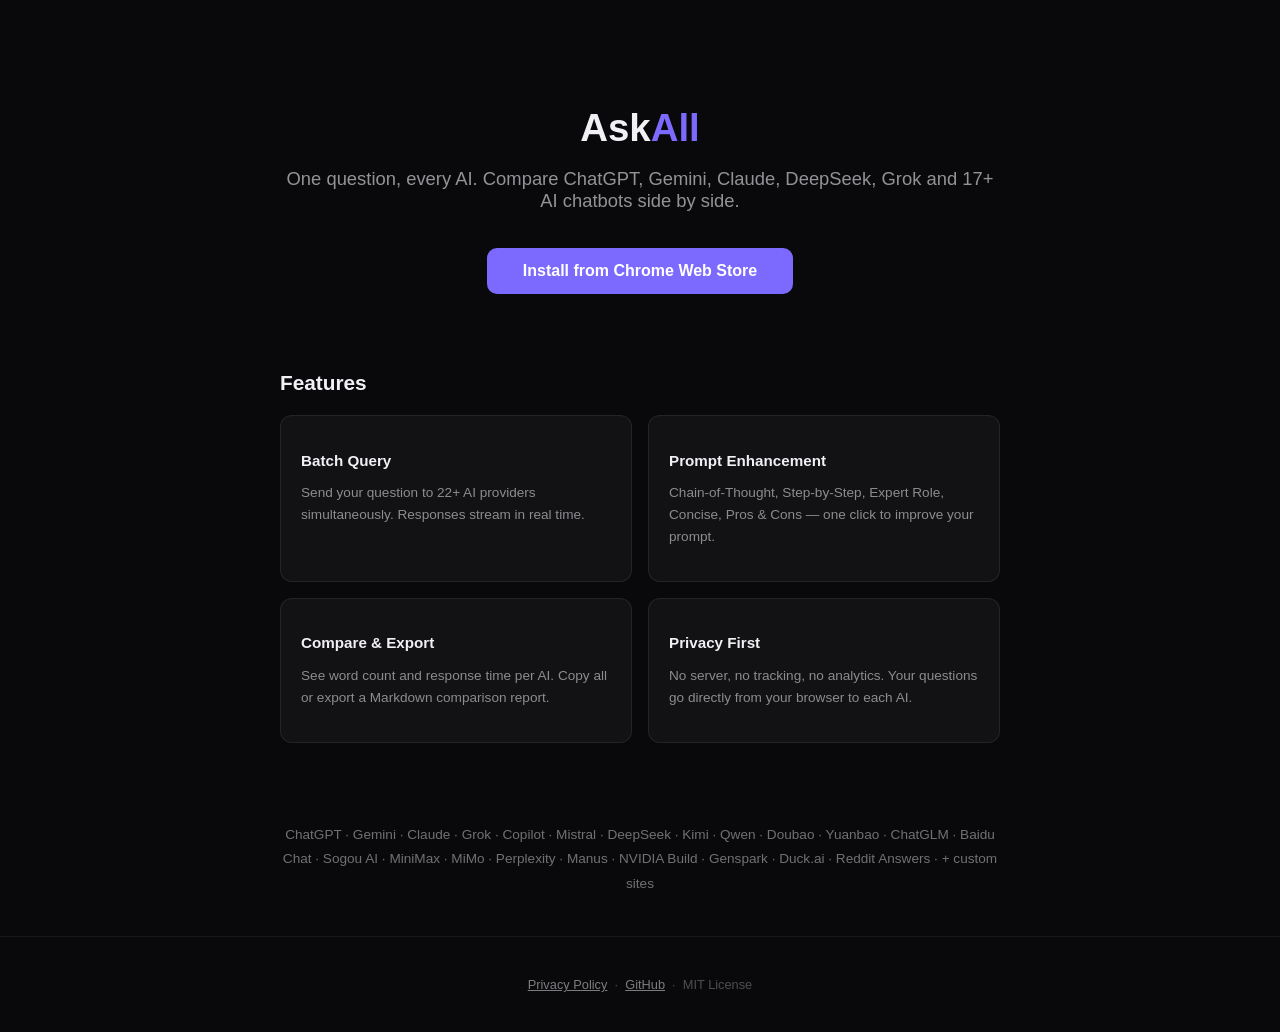
<file: docs/index.html>
<!DOCTYPE html>
<html lang="en">
<head>
  <meta charset="UTF-8">
  <meta name="viewport" content="width=device-width, initial-scale=1.0">
  <title>AskAll — Ask Every AI at Once</title>
  <style>
    body { font-family: -apple-system, BlinkMacSystemFont, "Segoe UI", Roboto, sans-serif; margin: 0; background: #09090b; color: #f0f0f5; }
    .hero { max-width: 720px; margin: 0 auto; padding: 80px 24px 60px; text-align: center; }
    h1 { font-size: 2.4rem; font-weight: 800; margin-bottom: 12px; }
    h1 span { color: #7c6aff; }
    .tagline { font-size: 1.15rem; color: rgba(240,240,245,0.6); margin-bottom: 36px; }
    .cta { display: inline-block; background: #7c6aff; color: #fff; padding: 14px 36px; border-radius: 10px; text-decoration: none; font-weight: 600; font-size: 1rem; transition: opacity 0.2s; }
    .cta:hover { opacity: 0.85; }
    .features { max-width: 720px; margin: 0 auto; padding: 0 24px 80px; }
    .features h2 { font-size: 1.3rem; margin-bottom: 20px; }
    .grid { display: grid; grid-template-columns: 1fr 1fr; gap: 16px; }
    .card { background: rgba(255,255,255,0.04); border: 1px solid rgba(255,255,255,0.08); border-radius: 12px; padding: 20px; }
    .card h3 { font-size: 0.95rem; margin-bottom: 6px; }
    .card p { font-size: 0.85rem; color: rgba(240,240,245,0.55); line-height: 1.6; }
    .providers { font-size: 0.85rem; color: rgba(240,240,245,0.45); text-align: center; max-width: 720px; margin: 0 auto; padding: 0 24px 40px; line-height: 1.8; }
    footer { text-align: center; padding: 40px 24px; font-size: 0.8rem; color: rgba(240,240,245,0.3); border-top: 1px solid rgba(255,255,255,0.06); }
    footer a { color: rgba(240,240,245,0.5); }
    @media (max-width: 520px) { .grid { grid-template-columns: 1fr; } h1 { font-size: 1.8rem; } }
  </style>
</head>
<body>

  <div class="hero">
    <h1>Ask<span>All</span></h1>
    <p class="tagline">One question, every AI. Compare ChatGPT, Gemini, Claude, DeepSeek, Grok and 17+ AI chatbots side by side.</p>
    <a class="cta" href="#">Install from Chrome Web Store</a>
  </div>

  <div class="features">
    <h2>Features</h2>
    <div class="grid">
      <div class="card">
        <h3>Batch Query</h3>
        <p>Send your question to 22+ AI providers simultaneously. Responses stream in real time.</p>
      </div>
      <div class="card">
        <h3>Prompt Enhancement</h3>
        <p>Chain-of-Thought, Step-by-Step, Expert Role, Concise, Pros & Cons — one click to improve your prompt.</p>
      </div>
      <div class="card">
        <h3>Compare & Export</h3>
        <p>See word count and response time per AI. Copy all or export a Markdown comparison report.</p>
      </div>
      <div class="card">
        <h3>Privacy First</h3>
        <p>No server, no tracking, no analytics. Your questions go directly from your browser to each AI.</p>
      </div>
    </div>
  </div>

  <div class="providers">
    ChatGPT &middot; Gemini &middot; Claude &middot; Grok &middot; Copilot &middot; Mistral &middot;
    DeepSeek &middot; Kimi &middot; Qwen &middot; Doubao &middot; Yuanbao &middot; ChatGLM &middot;
    Baidu Chat &middot; Sogou AI &middot; MiniMax &middot; MiMo &middot; Perplexity &middot; Manus &middot;
    NVIDIA Build &middot; Genspark &middot; Duck.ai &middot; Reddit Answers &middot; + custom sites
  </div>

  <footer>
    <a href="privacy-policy.html">Privacy Policy</a> &nbsp;&middot;&nbsp;
    <a href="https://github.com/AskAll-AI/ask-all">GitHub</a> &nbsp;&middot;&nbsp;
    MIT License
  </footer>

</body>
</html>
</file>
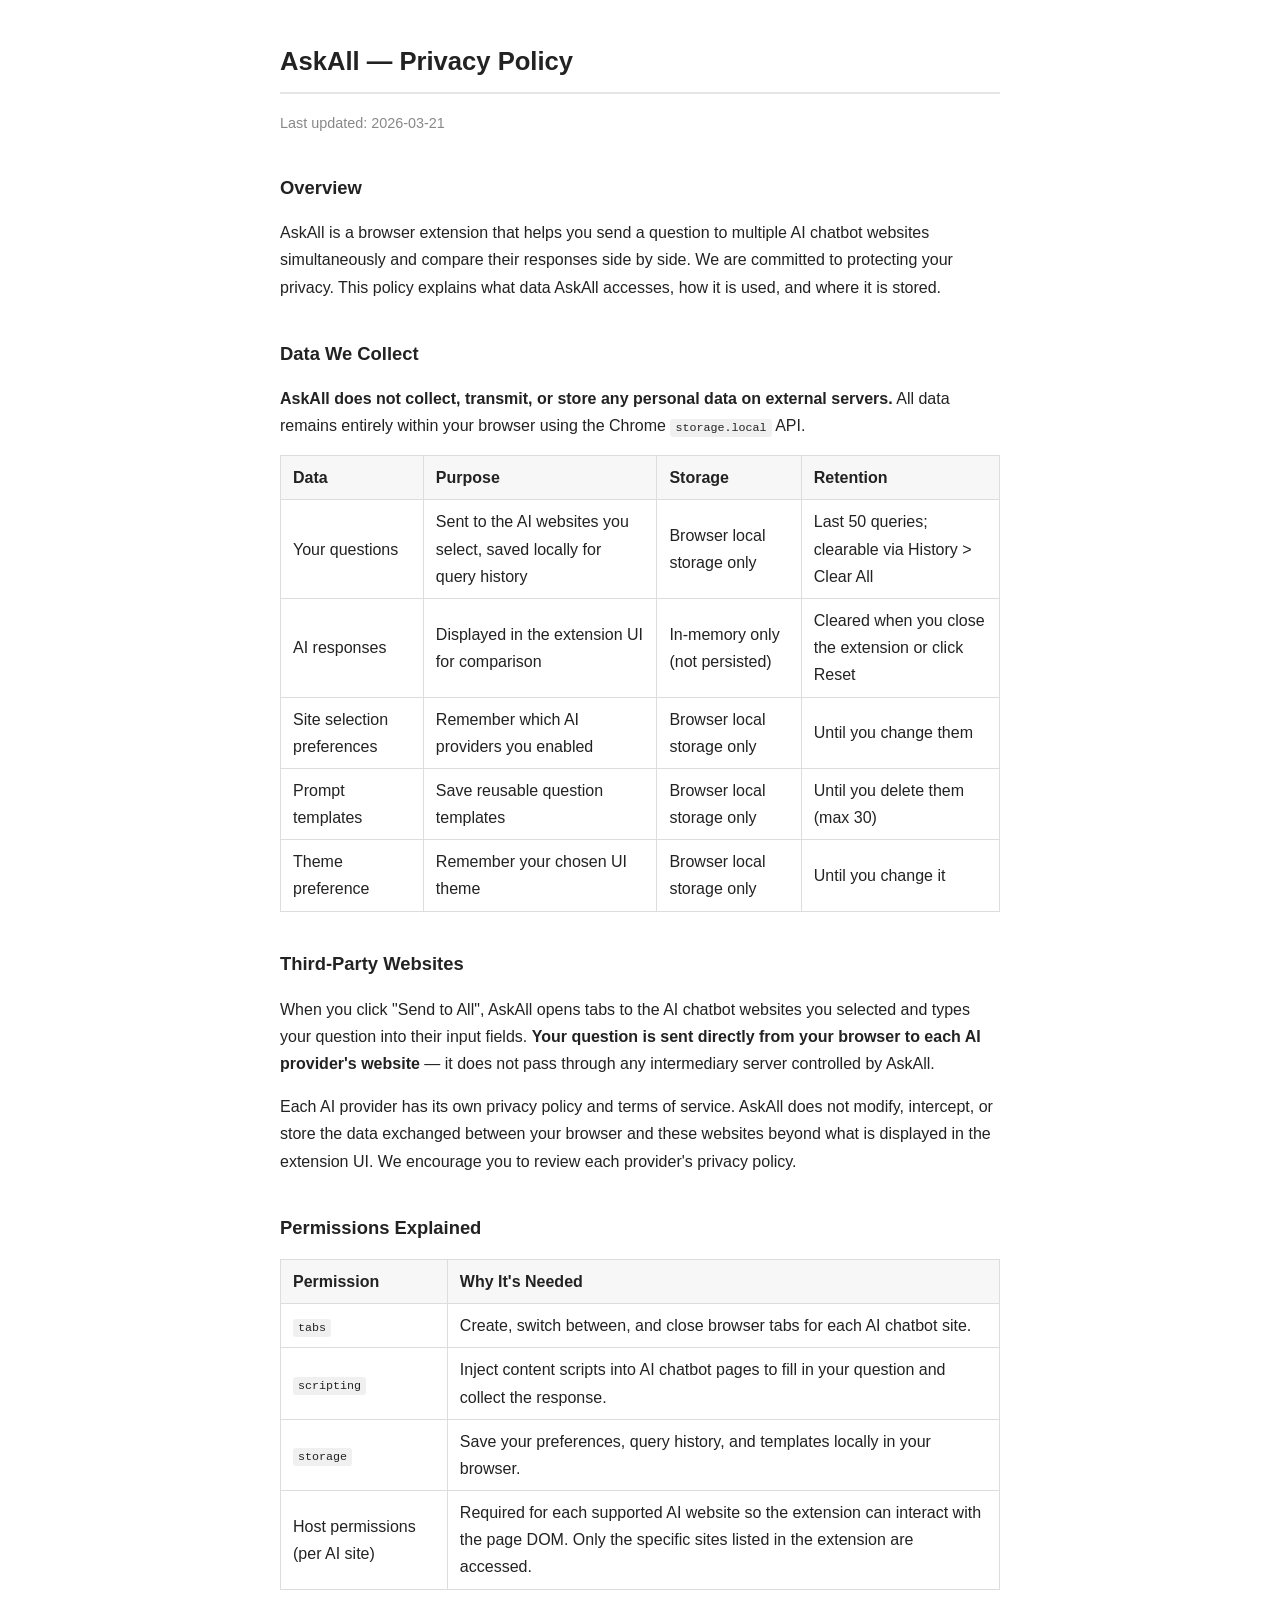
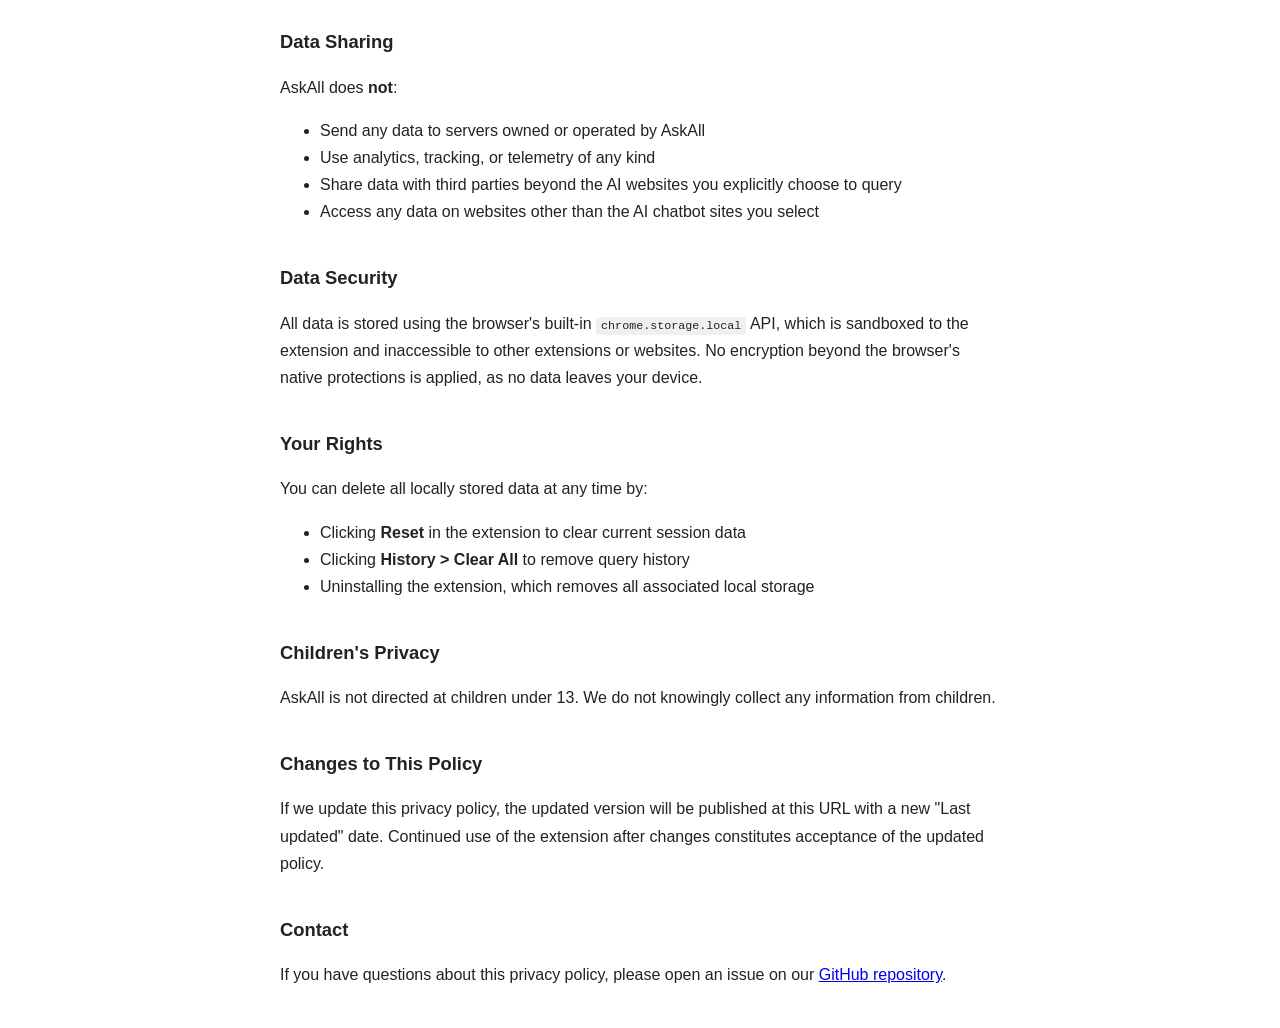
<file: privacy-policy.html>
<!DOCTYPE html>
<html lang="en">
<head>
  <meta charset="UTF-8">
  <meta name="viewport" content="width=device-width, initial-scale=1.0">
  <title>AskAll — Privacy Policy</title>
  <style>
    body { font-family: -apple-system, BlinkMacSystemFont, "Segoe UI", Roboto, sans-serif; max-width: 720px; margin: 40px auto; padding: 0 20px; line-height: 1.7; color: #222; }
    h1 { font-size: 1.6rem; border-bottom: 2px solid #e5e5e5; padding-bottom: 8px; }
    h2 { font-size: 1.15rem; margin-top: 2em; }
    table { border-collapse: collapse; width: 100%; margin: 1em 0; }
    th, td { border: 1px solid #ddd; padding: 8px 12px; text-align: left; }
    th { background: #f7f7f7; }
    code { background: #f0f0f0; padding: 2px 5px; border-radius: 3px; font-size: 0.9em; }
    .updated { color: #888; font-size: 0.9em; }
  </style>
</head>
<body>

<h1>AskAll &mdash; Privacy Policy</h1>
<p class="updated">Last updated: 2026-03-21</p>

<h2>Overview</h2>
<p>AskAll is a browser extension that helps you send a question to multiple AI chatbot websites simultaneously and compare their responses side by side. We are committed to protecting your privacy. This policy explains what data AskAll accesses, how it is used, and where it is stored.</p>

<h2>Data We Collect</h2>
<p><strong>AskAll does not collect, transmit, or store any personal data on external servers.</strong> All data remains entirely within your browser using the Chrome <code>storage.local</code> API.</p>

<table>
  <thead>
    <tr><th>Data</th><th>Purpose</th><th>Storage</th><th>Retention</th></tr>
  </thead>
  <tbody>
    <tr>
      <td>Your questions</td>
      <td>Sent to the AI websites you select, saved locally for query history</td>
      <td>Browser local storage only</td>
      <td>Last 50 queries; clearable via History &gt; Clear All</td>
    </tr>
    <tr>
      <td>AI responses</td>
      <td>Displayed in the extension UI for comparison</td>
      <td>In-memory only (not persisted)</td>
      <td>Cleared when you close the extension or click Reset</td>
    </tr>
    <tr>
      <td>Site selection preferences</td>
      <td>Remember which AI providers you enabled</td>
      <td>Browser local storage only</td>
      <td>Until you change them</td>
    </tr>
    <tr>
      <td>Prompt templates</td>
      <td>Save reusable question templates</td>
      <td>Browser local storage only</td>
      <td>Until you delete them (max 30)</td>
    </tr>
    <tr>
      <td>Theme preference</td>
      <td>Remember your chosen UI theme</td>
      <td>Browser local storage only</td>
      <td>Until you change it</td>
    </tr>
  </tbody>
</table>

<h2>Third-Party Websites</h2>
<p>When you click "Send to All", AskAll opens tabs to the AI chatbot websites you selected and types your question into their input fields. <strong>Your question is sent directly from your browser to each AI provider's website</strong> &mdash; it does not pass through any intermediary server controlled by AskAll.</p>
<p>Each AI provider has its own privacy policy and terms of service. AskAll does not modify, intercept, or store the data exchanged between your browser and these websites beyond what is displayed in the extension UI. We encourage you to review each provider's privacy policy.</p>

<h2>Permissions Explained</h2>
<table>
  <thead>
    <tr><th>Permission</th><th>Why It's Needed</th></tr>
  </thead>
  <tbody>
    <tr>
      <td><code>tabs</code></td>
      <td>Create, switch between, and close browser tabs for each AI chatbot site.</td>
    </tr>
    <tr>
      <td><code>scripting</code></td>
      <td>Inject content scripts into AI chatbot pages to fill in your question and collect the response.</td>
    </tr>
    <tr>
      <td><code>storage</code></td>
      <td>Save your preferences, query history, and templates locally in your browser.</td>
    </tr>
    <tr>
      <td>Host permissions (per AI site)</td>
      <td>Required for each supported AI website so the extension can interact with the page DOM. Only the specific sites listed in the extension are accessed.</td>
    </tr>
  </tbody>
</table>

<h2>Data Sharing</h2>
<p>AskAll does <strong>not</strong>:</p>
<ul>
  <li>Send any data to servers owned or operated by AskAll</li>
  <li>Use analytics, tracking, or telemetry of any kind</li>
  <li>Share data with third parties beyond the AI websites you explicitly choose to query</li>
  <li>Access any data on websites other than the AI chatbot sites you select</li>
</ul>

<h2>Data Security</h2>
<p>All data is stored using the browser's built-in <code>chrome.storage.local</code> API, which is sandboxed to the extension and inaccessible to other extensions or websites. No encryption beyond the browser's native protections is applied, as no data leaves your device.</p>

<h2>Your Rights</h2>
<p>You can delete all locally stored data at any time by:</p>
<ul>
  <li>Clicking <strong>Reset</strong> in the extension to clear current session data</li>
  <li>Clicking <strong>History &gt; Clear All</strong> to remove query history</li>
  <li>Uninstalling the extension, which removes all associated local storage</li>
</ul>

<h2>Children's Privacy</h2>
<p>AskAll is not directed at children under 13. We do not knowingly collect any information from children.</p>

<h2>Changes to This Policy</h2>
<p>If we update this privacy policy, the updated version will be published at this URL with a new "Last updated" date. Continued use of the extension after changes constitutes acceptance of the updated policy.</p>

<h2>Contact</h2>
<p>If you have questions about this privacy policy, please open an issue on our <a href="https://github.com/AskAll-AI/ask-all/issues">GitHub repository</a>.</p>

</body>
</html>
</file>
